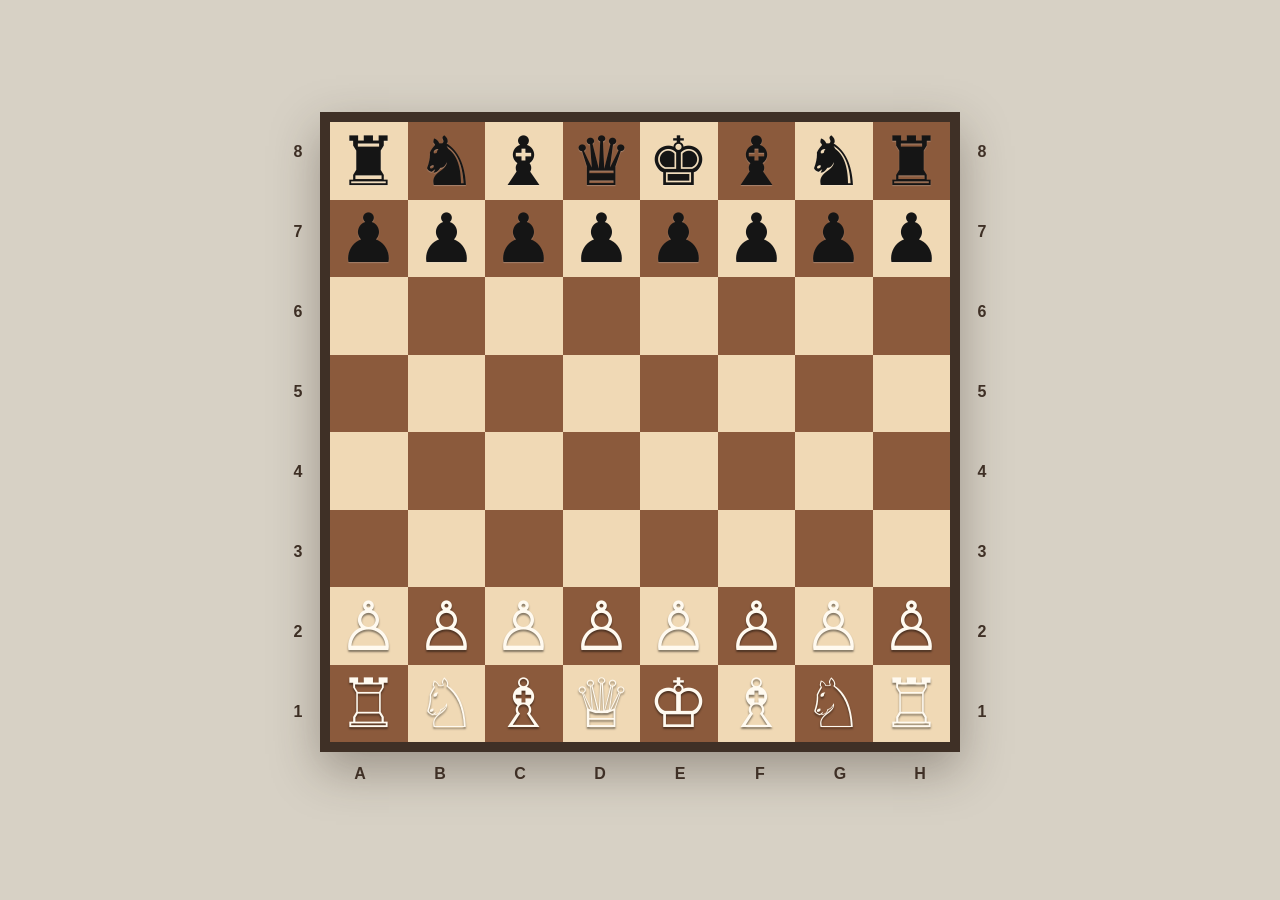
<file: Chess project/index.html>
<!DOCTYPE html>
<html lang="en">
<head>
    <meta charset="UTF-8">
    <meta name="viewport" content="width=device-width, initial-scale=1.0">
    <title>Chess Board</title>
    <link rel="stylesheet" href="style.css">
</head>
<body>
    <main class="page">
        <section class="board-wrap" aria-label="Chess board">
            <div class="rank-labels left">
                <span>8</span><span>7</span><span>6</span><span>5</span>
                <span>4</span><span>3</span><span>2</span><span>1</span>
            </div>

            <div class="chess-board">
                <div class="square light black-piece">&#9820;</div>
                <div class="square dark black-piece">&#9822;</div>
                <div class="square light black-piece">&#9821;</div>
                <div class="square dark black-piece">&#9819;</div>
                <div class="square light black-piece">&#9818;</div>
                <div class="square dark black-piece">&#9821;</div>
                <div class="square light black-piece">&#9822;</div>
                <div class="square dark black-piece">&#9820;</div>

                <div class="square dark black-piece">&#9823;</div>
                <div class="square light black-piece">&#9823;</div>
                <div class="square dark black-piece">&#9823;</div>
                <div class="square light black-piece">&#9823;</div>
                <div class="square dark black-piece">&#9823;</div>
                <div class="square light black-piece">&#9823;</div>
                <div class="square dark black-piece">&#9823;</div>
                <div class="square light black-piece">&#9823;</div>

                <div class="square light"></div>
                <div class="square dark"></div>
                <div class="square light"></div>
                <div class="square dark"></div>
                <div class="square light"></div>
                <div class="square dark"></div>
                <div class="square light"></div>
                <div class="square dark"></div>

                <div class="square dark"></div>
                <div class="square light"></div>
                <div class="square dark"></div>
                <div class="square light"></div>
                <div class="square dark"></div>
                <div class="square light"></div>
                <div class="square dark"></div>
                <div class="square light"></div>

                <div class="square light"></div>
                <div class="square dark"></div>
                <div class="square light"></div>
                <div class="square dark"></div>
                <div class="square light"></div>
                <div class="square dark"></div>
                <div class="square light"></div>
                <div class="square dark"></div>

                <div class="square dark"></div>
                <div class="square light"></div>
                <div class="square dark"></div>
                <div class="square light"></div>
                <div class="square dark"></div>
                <div class="square light"></div>
                <div class="square dark"></div>
                <div class="square light"></div>

                <div class="square light white-piece">&#9817;</div>
                <div class="square dark white-piece">&#9817;</div>
                <div class="square light white-piece">&#9817;</div>
                <div class="square dark white-piece">&#9817;</div>
                <div class="square light white-piece">&#9817;</div>
                <div class="square dark white-piece">&#9817;</div>
                <div class="square light white-piece">&#9817;</div>
                <div class="square dark white-piece">&#9817;</div>

                <div class="square dark white-piece">&#9814;</div>
                <div class="square light white-piece">&#9816;</div>
                <div class="square dark white-piece">&#9815;</div>
                <div class="square light white-piece">&#9813;</div>
                <div class="square dark white-piece">&#9812;</div>
                <div class="square light white-piece">&#9815;</div>
                <div class="square dark white-piece">&#9816;</div>
                <div class="square light white-piece">&#9814;</div>
            </div>

            <div class="rank-labels right">
                <span>8</span><span>7</span><span>6</span><span>5</span>
                <span>4</span><span>3</span><span>2</span><span>1</span>
            </div>

            <div class="file-labels">
                <span>a</span><span>b</span><span>c</span><span>d</span>
                <span>e</span><span>f</span><span>g</span><span>h</span>
            </div>
        </section>
    </main>
</body>
</html>
</file>
<file: Chess project/style.css>
* {
    box-sizing: border-box;
}

body {
    margin: 0;
    min-height: 100vh;
    font-family: Arial, Helvetica, sans-serif;
    background: #d7d1c5;
    display: grid;
    place-items: center;
}

.page {
    width: min(94vw, 760px);
    padding: 24px;
}

.board-wrap {
    display: grid;
    grid-template-columns: 28px 1fr 28px;
    grid-template-rows: 1fr 28px;
    gap: 8px;
    align-items: stretch;
    width: 100%;
}

.chess-board {
    width: 100%;
    aspect-ratio: 1;
    display: grid;
    grid-template-columns: repeat(8, 1fr);
    grid-template-rows: repeat(8, 1fr);
    border: 10px solid #3f3026;
    box-shadow: 0 18px 45px rgba(45, 34, 25, 0.35);
}

.square {
    display: grid;
    place-items: center;
    aspect-ratio: 1;
    font-size: clamp(28px, 7vw, 68px);
    line-height: 1;
    
}

.light {
    background: #f0d9b5;
}

.dark {
    background: #8b5a3c;
}

.white-piece {
    color: #fffaf0;
    text-shadow: 0 2px 2px rgba(0, 0, 0, 0.45);
}

.black-piece {
    color: #151515;
    text-shadow: 0 1px 1px rgba(255, 255, 255, 0.25);
}

.rank-labels,
.file-labels {
    color: #3f3026;
    font-weight: 700;
    text-transform: uppercase;
}

.rank-labels {
    display: grid;
    grid-template-rows: repeat(8, 1fr);
    align-items: center;
    text-align: center;
}

.file-labels {
    grid-column: 2;
    display: grid;
    grid-template-columns: repeat(8, 1fr);
    align-items: center;
    text-align: center;
}

@media (max-width: 520px) {
    .page {
        width: 100vw;
        padding: 14px;
    }

    .board-wrap {
        grid-template-columns: 20px 1fr 20px;
        grid-template-rows: 1fr 20px;
        gap: 5px;
    }

    .chess-board {
        border-width: 6px;
    }
}
</file>
